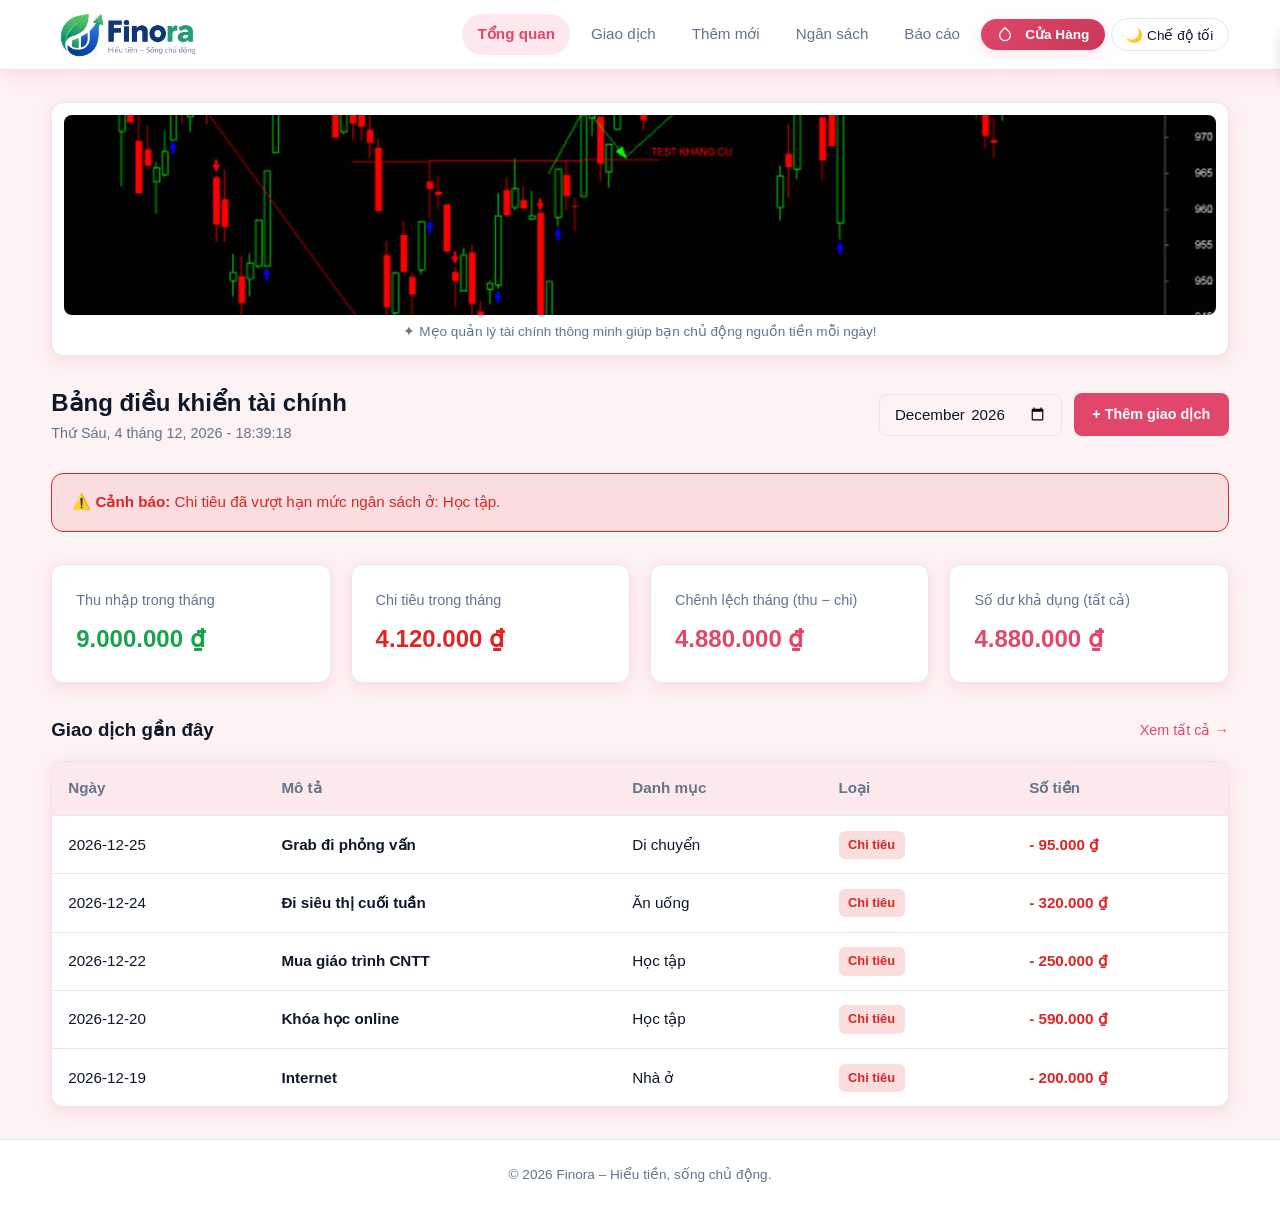
<file: index.html>
<!DOCTYPE html>
<html lang="vi">
<head>
  <meta charset="UTF-8">
  <meta name="viewport" content="width=device-width, initial-scale=1.0">
  <title>Finora - Tổng quan tài chính</title>
  <link rel="icon" type="image/png" href="images/favicon-finora.png">
  <link rel="apple-touch-icon" href="images/favicon-finora.png">
  <meta name="theme-color" content="#1e40af">
  <link rel="stylesheet" href="css/style.css">
  <link rel="stylesheet" href="css/responsive.css">
  <script src="js/main.js"></script>
</head>
<body>

  <!-- Thông báo nổi (toast) -->
  <div id="toastMessage" class="toast" role="status" aria-live="polite">
    <span aria-hidden="true">✔</span>
    <span id="toastText"></span>
  </div>

  <!-- Header & thanh điều hướng -->
  <header class="header">
    <div class="container header-content">
      <a href="index.html" class="logo" aria-label="Finora - Trang chủ">
        <img src="images/navbar-finora.png" alt="Finora - Hiểu tiền, sống chủ động">
      </a>
      <button class="nav-toggle" id="navToggle" type="button" aria-label="Mở menu" aria-expanded="false" aria-controls="mainNav">☰</button>
      <nav class="navbar" id="mainNav" aria-label="Menu chính">
        <ul>
          <li><a href="index.html" class="active" aria-current="page">Tổng quan</a></li>
          <li><a href="transactions.html">Giao dịch</a></li>
          <li><a href="add-transaction.html">Thêm mới</a></li>
          <li><a href="budget.html">Ngân sách</a></li>
          <li><a href="reports.html">Báo cáo</a></li>
          <li>
            <button id="themeStoreBtn" class="theme-store-btn" type="button">
              <svg class="icon-svg" viewBox="0 0 24 24"><path d="M12 2.69l5.66 5.66a8 8 0 1 1-11.31 0z"/></svg>Cửa Hàng
              <span class="sparkle-icon sparkle-1" aria-hidden="true">✦</span>
              <span class="sparkle-icon sparkle-2" aria-hidden="true">✧</span>
            </button>
          </li>
          <li>
            <button id="themeToggleBtn" class="theme-toggle-btn" type="button">
              <svg class="icon-svg" viewBox="0 0 24 24"><path d="M21 12.79A9 9 0 1 1 11.21 3 7 7 0 0 0 21 12.79z"/></svg>Chế độ tối
            </button>
          </li>
        </ul>
      </nav>
    </div>
  </header>

  <main class="main-content">
    <div class="container">
      <!-- Slider ảnh banner -->
      <section class="banner-slider" aria-label="Banner mẹo tài chính">
        <div class="slider-box">
          <img id="bannerImg1" class="active-slide" alt="Banner tài chính 1">
          <img id="bannerImg2" alt="Banner tài chính 2">
          <img id="bannerImg3" alt="Banner tài chính 3">
        </div>
        <p class="slider-caption">✦ Mẹo quản lý tài chính thông minh giúp bạn chủ động nguồn tiền mỗi ngày!</p>
      </section>

      <div class="top-bar">
        <div>
          <h2>Bảng điều khiển tài chính</h2>
          <p class="clock-display" id="realtimeClock">Đang cập nhật thời gian...</p>
        </div>
        <div class="top-actions">
          <label for="dashMonth" class="sr-only">Chọn tháng xem số liệu</label>
          <input type="month" id="dashMonth" class="form-control">
          <a href="add-transaction.html" class="btn-primary">+ Thêm giao dịch</a>
        </div>
      </div>

      <!-- Cảnh báo vượt ngân sách (JS bật/tắt) -->
      <div id="budgetAlertBanner" class="alert-banner" role="alert"></div>

      <!-- Thẻ thống kê -->
      <section class="stats-grid" aria-label="Thống kê tháng">
        <div class="card">
          <div class="stat-card-title">Thu nhập trong tháng</div>
          <div class="stat-card-value income" id="totalIncome">0 ₫</div>
        </div>
        <div class="card">
          <div class="stat-card-title">Chi tiêu trong tháng</div>
          <div class="stat-card-value expense" id="totalExpense">0 ₫</div>
        </div>
        <div class="card">
          <div class="stat-card-title">Chênh lệch tháng (thu − chi)</div>
          <div class="stat-card-value balance" id="monthNet">0 ₫</div>
        </div>
        <div class="card">
          <div class="stat-card-title">Số dư khả dụng (tất cả)</div>
          <div class="stat-card-value balance" id="currentBalance">0 ₫</div>
        </div>
      </section>

      <!-- Giao dịch gần đây -->
      <section>
        <div class="section-header">
          <h3>Giao dịch gần đây</h3>
          <a href="transactions.html" class="link-more">Xem tất cả →</a>
        </div>
        <div class="table-responsive">
          <table>
            <thead>
              <tr><th>Ngày</th><th>Mô tả</th><th>Danh mục</th><th>Loại</th><th>Số tiền</th></tr>
            </thead>
            <tbody id="recentTransactionsTable"></tbody>
          </table>
        </div>
      </section>
    </div>
  </main>

  <footer class="footer">
    <div class="container">
      <p>&copy; 2026 Finora &ndash; Hiểu tiền, sống chủ động.</p>
    </div>
  </footer>

  <!-- Modal Cửa hàng chủ đề -->
  <div class="theme-modal" id="themeModal" role="dialog" aria-modal="true" aria-labelledby="themeModalTitle">
    <div class="theme-modal-content">
      <h3 id="themeModalTitle">❖ Cửa Hàng Chủ Đề</h3>
      <p class="modal-note">Chọn phong cách giao diện yêu thích cho Finora nhé!</p>
      <div class="theme-grid">
        <button type="button" class="theme-option-card" data-theme-choice="pastel"><strong>✦ Hồng Pastel</strong><small>Hồng ngọt ngào</small></button>
        <button type="button" class="theme-option-card" data-theme-choice="green"><strong>✦ Xa lánh</strong><small>Tài lộc, thịnh vượng</small></button>
        <button type="button" class="theme-option-card" data-theme-choice="sunset"><strong>✦ màu cem</strong><small>Ấm áp, năng động</small></button>
        <button type="button" class="theme-option-card" data-theme-choice="skyblue"><strong>✦ Xanh Nước</strong><small>Thanh lịch, mát mắt</small></button>
      </div>
      <button type="button" id="closeThemeModal" class="btn-outline btn-block">Đóng lại</button>
    </div>
  </div>

</body>
</html>
</file>
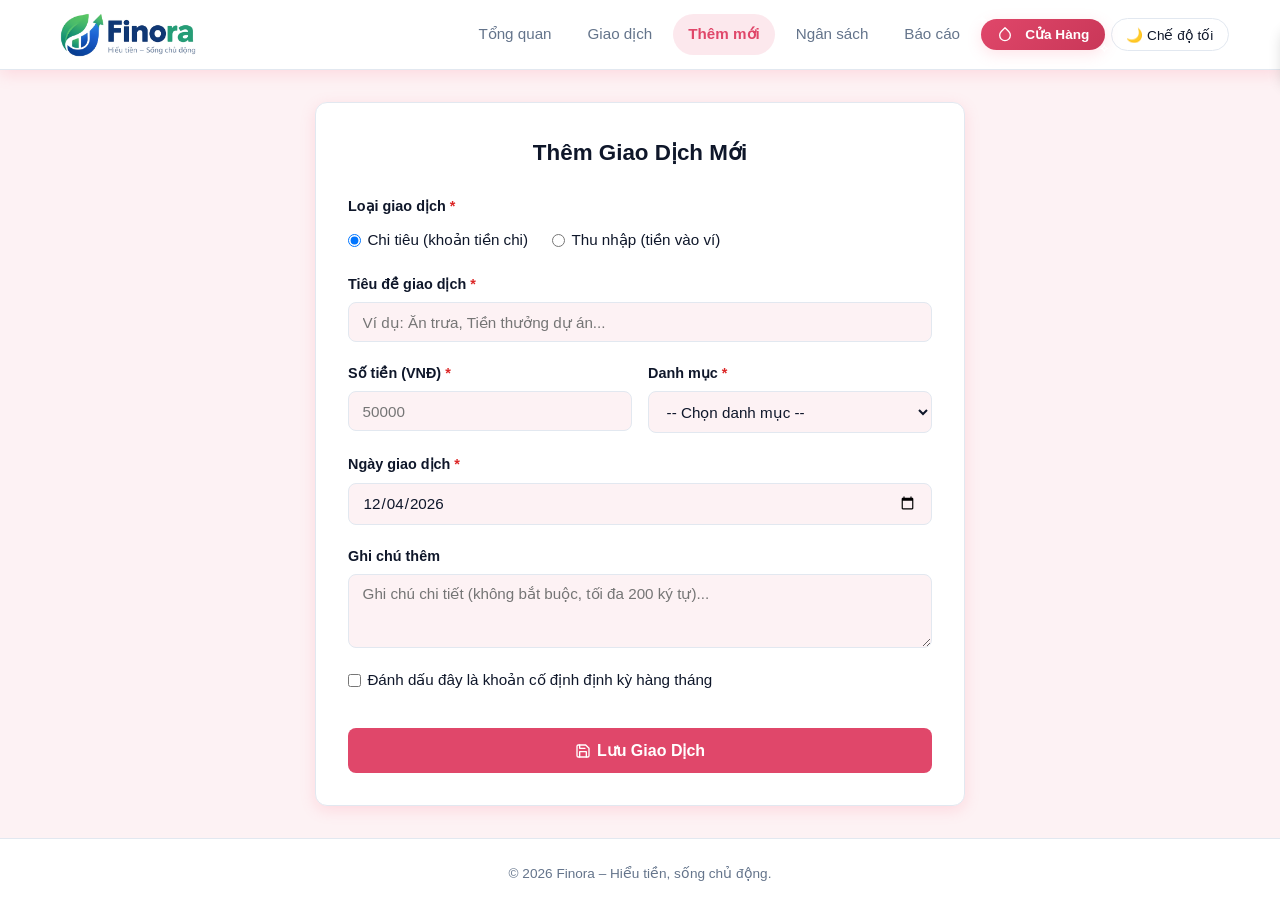
<file: add-transaction.html>
<!DOCTYPE html>
<html lang="vi">
<head>
  <meta charset="UTF-8">
  <meta name="viewport" content="width=device-width, initial-scale=1.0">
  <title>Finora - Thêm Giao Dịch</title>
  <link rel="icon" type="image/png" href="images/favicon-finora.png">
  <link rel="apple-touch-icon" href="images/favicon-finora.png">
  <meta name="theme-color" content="#1e40af">
  <link rel="stylesheet" href="css/style.css">
  <link rel="stylesheet" href="css/responsive.css">
  <script src="js/main.js"></script>
</head>
<body>

  <!-- Thông báo nổi (toast) -->
  <div id="toastMessage" class="toast" role="status" aria-live="polite">
    <span aria-hidden="true">✔</span>
    <span id="toastText"></span>
  </div>

  <!-- Header & thanh điều hướng -->
  <header class="header">
    <div class="container header-content">
      <a href="index.html" class="logo" aria-label="Finora - Trang chủ">
        <img src="images/navbar-finora.png" alt="Finora - Hiểu tiền, sống chủ động">
      </a>
      <button class="nav-toggle" id="navToggle" type="button" aria-label="Mở menu" aria-expanded="false" aria-controls="mainNav">☰</button>
      <nav class="navbar" id="mainNav" aria-label="Menu chính">
        <ul>
          <li><a href="index.html">Tổng quan</a></li>
          <li><a href="transactions.html">Giao dịch</a></li>
          <li><a href="add-transaction.html" class="active" aria-current="page">Thêm mới</a></li>
          <li><a href="budget.html">Ngân sách</a></li>
          <li><a href="reports.html">Báo cáo</a></li>
          <li>
            <button id="themeStoreBtn" class="theme-store-btn" type="button">
              <svg class="icon-svg" viewBox="0 0 24 24"><path d="M12 2.69l5.66 5.66a8 8 0 1 1-11.31 0z"/></svg>Cửa Hàng
              <span class="sparkle-icon sparkle-1" aria-hidden="true">✦</span>
              <span class="sparkle-icon sparkle-2" aria-hidden="true">✧</span>
            </button>
          </li>
          <li>
            <button id="themeToggleBtn" class="theme-toggle-btn" type="button">
              <svg class="icon-svg" viewBox="0 0 24 24"><path d="M21 12.79A9 9 0 1 1 11.21 3 7 7 0 0 0 21 12.79z"/></svg>Chế độ tối
            </button>
          </li>
        </ul>
      </nav>
    </div>
  </header>

  <main class="main-content">
    <div class="container">
      <div class="form-card">
        <h2 class="form-title">Thêm Giao Dịch Mới</h2>

        <!-- FORM 1: thêm / sửa giao dịch (7 loại input, validation bằng JS) -->
        <form id="transactionForm" novalidate>

          <!-- 1. Radio: loại giao dịch -->
          <fieldset class="form-group form-fieldset">
            <legend class="form-label">Loại giao dịch <span class="required">*</span></legend>
            <div class="radio-group">
              <label class="radio-item" for="typeExpense">
                <input type="radio" id="typeExpense" name="transactionType" value="expense" checked>
                Chi tiêu (khoản tiền chi)
              </label>
              <label class="radio-item" for="typeIncome">
                <input type="radio" id="typeIncome" name="transactionType" value="income">
                Thu nhập (tiền vào ví)
              </label>
            </div>
          </fieldset>

          <!-- 2. Text: tiêu đề -->
          <div class="form-group">
            <label class="form-label" for="transTitle">Tiêu đề giao dịch <span class="required">*</span></label>
            <input type="text" id="transTitle" class="form-control" maxlength="80" placeholder="Ví dụ: Ăn trưa, Tiền thưởng dự án...">
            <span class="error-message" id="transTitleError"></span>
          </div>

          <div class="form-row">
            <!-- 3. Number: số tiền -->
            <div class="form-group">
              <label class="form-label" for="transAmount">Số tiền (VNĐ) <span class="required">*</span></label>
              <input type="number" id="transAmount" class="form-control" placeholder="50000" min="1000">
              <span class="error-message" id="transAmountError"></span>
            </div>

            <!-- 4. Select: danh mục -->
            <div class="form-group">
              <label class="form-label" for="transCategory">Danh mục <span class="required">*</span></label>
              <select id="transCategory" class="form-control">
                <option value="">-- Chọn danh mục --</option>
                <option value="Ăn uống">Ăn uống</option>
                <option value="Học tập">Học tập</option>
                <option value="Nhà ở">Nhà ở</option>
                <option value="Di chuyển">Di chuyển</option>
                <option value="Mua sắm">Mua sắm</option>
                <option value="Lương">Lương</option>
                <option value="Khác">Khác</option>
              </select>
              <span class="error-message" id="transCategoryError"></span>
            </div>
          </div>

          <!-- 5. Date: ngày giao dịch -->
          <div class="form-group">
            <label class="form-label" for="transDate">Ngày giao dịch <span class="required">*</span></label>
            <input type="date" id="transDate" class="form-control">
            <span class="error-message" id="transDateError"></span>
          </div>

          <!-- 6. Textarea: ghi chú -->
          <div class="form-group">
            <label class="form-label" for="transNote">Ghi chú thêm</label>
            <textarea id="transNote" class="form-control" rows="3" maxlength="220" placeholder="Ghi chú chi tiết (không bắt buộc, tối đa 200 ký tự)..."></textarea>
            <span class="error-message" id="transNoteError"></span>
          </div>

          <!-- 7. Checkbox: khoản cố định -->
          <div class="form-group">
            <label class="checkbox-item" for="isRecurring">
              <input type="checkbox" id="isRecurring" value="true">
              Đánh dấu đây là khoản cố định định kỳ hàng tháng
            </label>
          </div>

          <button type="submit" class="btn-submit">
            <svg class="icon-svg" viewBox="0 0 24 24"><path d="M19 21H5a2 2 0 0 1-2-2V5a2 2 0 0 1 2-2h11l5 5v11a2 2 0 0 1-2 2z"/><polyline points="17 21 17 13 7 13 7 21"/><polyline points="7 3 7 8 15 8"/></svg>Lưu Giao Dịch
          </button>
        </form>
      </div>
    </div>
  </main>

  <footer class="footer">
    <div class="container">
      <p>&copy; 2026 Finora &ndash; Hiểu tiền, sống chủ động.</p>
    </div>
  </footer>

  <!-- Modal Cửa hàng chủ đề -->
  <div class="theme-modal" id="themeModal" role="dialog" aria-modal="true" aria-labelledby="themeModalTitle">
    <div class="theme-modal-content">
      <h3 id="themeModalTitle">❖ Cửa Hàng Chủ Đề</h3>
      <p class="modal-note">Chọn phong cách giao diện yêu thích cho Finora nhé!</p>
      <div class="theme-grid">
        <button type="button" class="theme-option-card" data-theme-choice="pastel"><strong>✦ Hồng Pastel</strong><small>Hồng ngọt ngào</small></button>
        <button type="button" class="theme-option-card" data-theme-choice="green"><strong>✦ Xa lánh</strong><small>Tài lộc, thịnh vượng</small></button>
        <button type="button" class="theme-option-card" data-theme-choice="sunset"><strong>✦ màu cem</strong><small>Ấm áp, năng động</small></button>
        <button type="button" class="theme-option-card" data-theme-choice="skyblue"><strong>✦ Xanh Nước</strong><small>Thanh lịch, mát mắt</small></button>
      </div>
      <button type="button" id="closeThemeModal" class="btn-outline btn-block">Đóng lại</button>
    </div>
  </div>

  <script src="js/validation.js"></script>
</body>
</html>
</file>
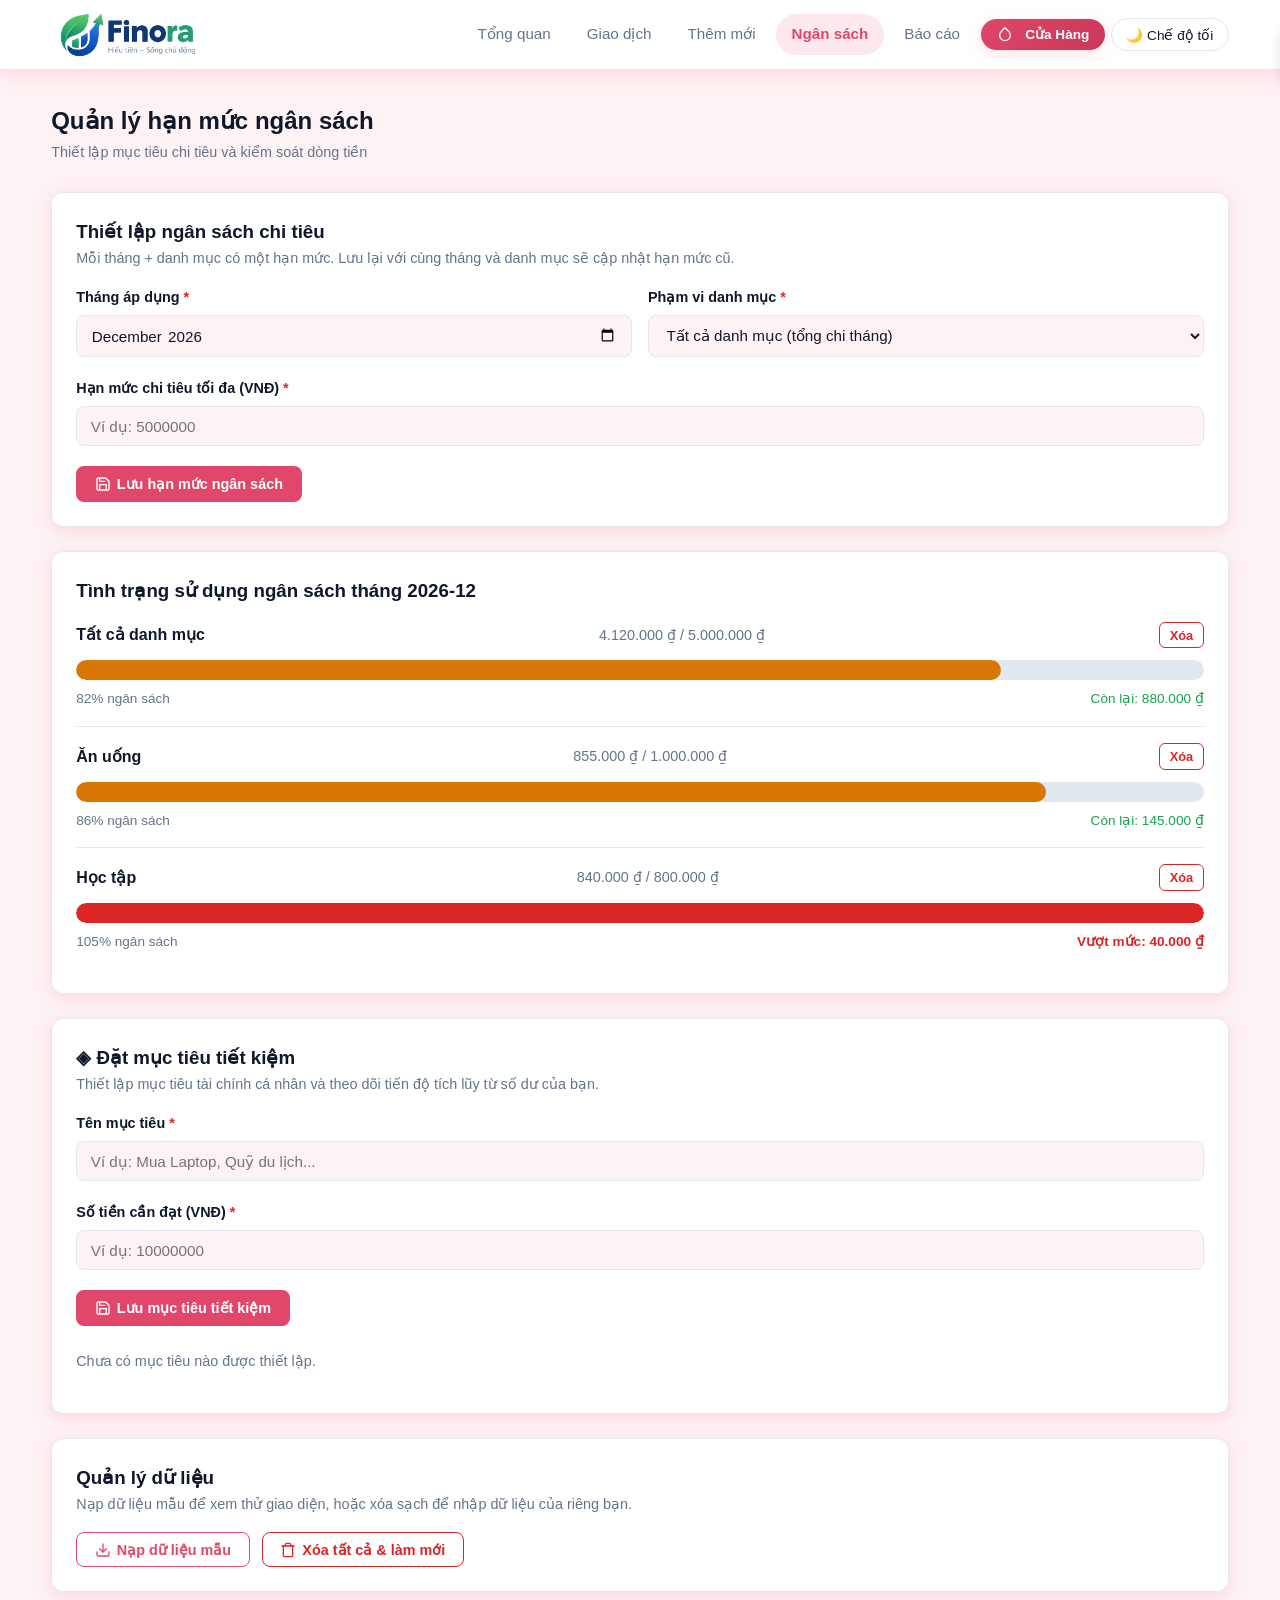
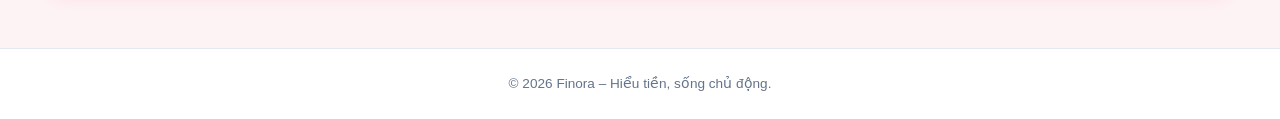
<file: budget.html>
<!DOCTYPE html>
<html lang="vi">
<head>
  <meta charset="UTF-8">
  <meta name="viewport" content="width=device-width, initial-scale=1.0">
  <title>Finora - Cài Đặt Ngân Sách</title>
  <link rel="icon" type="image/png" href="images/favicon-finora.png">
  <link rel="apple-touch-icon" href="images/favicon-finora.png">
  <meta name="theme-color" content="#1e40af">
  <link rel="stylesheet" href="css/style.css">
  <link rel="stylesheet" href="css/responsive.css">
  <script src="js/main.js"></script>
</head>
<body>

  <!-- Thông báo nổi (toast) -->
  <div id="toastMessage" class="toast" role="status" aria-live="polite">
    <span aria-hidden="true">✔</span>
    <span id="toastText"></span>
  </div>

  <!-- Header & thanh điều hướng -->
  <header class="header">
    <div class="container header-content">
      <a href="index.html" class="logo" aria-label="Finora - Trang chủ">
        <img src="images/navbar-finora.png" alt="Finora - Hiểu tiền, sống chủ động">
      </a>
      <button class="nav-toggle" id="navToggle" type="button" aria-label="Mở menu" aria-expanded="false" aria-controls="mainNav">☰</button>
      <nav class="navbar" id="mainNav" aria-label="Menu chính">
        <ul>
          <li><a href="index.html">Tổng quan</a></li>
          <li><a href="transactions.html">Giao dịch</a></li>
          <li><a href="add-transaction.html">Thêm mới</a></li>
          <li><a href="budget.html" class="active" aria-current="page">Ngân sách</a></li>
          <li><a href="reports.html">Báo cáo</a></li>
          <li>
            <button id="themeStoreBtn" class="theme-store-btn" type="button">
              <svg class="icon-svg" viewBox="0 0 24 24"><path d="M12 2.69l5.66 5.66a8 8 0 1 1-11.31 0z"/></svg>Cửa Hàng
              <span class="sparkle-icon sparkle-1" aria-hidden="true">✦</span>
              <span class="sparkle-icon sparkle-2" aria-hidden="true">✧</span>
            </button>
          </li>
          <li>
            <button id="themeToggleBtn" class="theme-toggle-btn" type="button">
              <svg class="icon-svg" viewBox="0 0 24 24"><path d="M21 12.79A9 9 0 1 1 11.21 3 7 7 0 0 0 21 12.79z"/></svg>Chế độ tối
            </button>
          </li>
        </ul>
      </nav>
    </div>
  </header>

  <main class="main-content">
    <div class="container">
      <div class="top-bar">
        <div>
          <h2>Quản lý hạn mức ngân sách</h2>
          <p class="clock-display">Thiết lập mục tiêu chi tiêu và kiểm soát dòng tiền</p>
        </div>
      </div>

      <!-- Form thiết lập hạn mức: tháng + danh mục + hạn mức (validation JS) -->
      <section class="budget-card">
        <h3>Thiết lập ngân sách chi tiêu</h3>
        <p class="form-hint">
          Mỗi tháng + danh mục có một hạn mức. Lưu lại với cùng tháng và danh mục sẽ cập nhật hạn mức cũ.
        </p>
        <form id="budgetForm" novalidate>
          <div class="form-row">
            <div class="form-group">
              <label class="form-label" for="budgetMonth">Tháng áp dụng <span class="required">*</span></label>
              <input type="month" id="budgetMonth" class="form-control">
              <span class="error-message" id="budgetMonthError"></span>
            </div>
            <div class="form-group">
              <label class="form-label" for="budgetCategory">Phạm vi danh mục <span class="required">*</span></label>
              <select id="budgetCategory" class="form-control">
                <option value="Tất cả danh mục">Tất cả danh mục (tổng chi tháng)</option>
                <option value="Ăn uống">Ăn uống</option>
                <option value="Học tập">Học tập</option>
                <option value="Nhà ở">Nhà ở</option>
                <option value="Di chuyển">Di chuyển</option>
                <option value="Mua sắm">Mua sắm</option>
                <option value="Khác">Khác</option>
              </select>
              <span class="error-message" id="budgetCategoryError"></span>
            </div>
          </div>

          <div class="form-group">
            <label class="form-label" for="budgetInput">Hạn mức chi tiêu tối đa (VNĐ) <span class="required">*</span></label>
            <input type="number" id="budgetInput" class="form-control" placeholder="Ví dụ: 5000000" min="100000">
            <span class="error-message" id="budgetInputError"></span>
          </div>

          <button type="submit" class="btn-primary">
            <svg class="icon-svg" viewBox="0 0 24 24"><path d="M19 21H5a2 2 0 0 1-2-2V5a2 2 0 0 1 2-2h11l5 5v11a2 2 0 0 1-2 2z"/><polyline points="17 21 17 13 7 13 7 21"/><polyline points="7 3 7 8 15 8"/></svg>Lưu hạn mức ngân sách
          </button>
        </form>
      </section>

      <!-- Tình trạng sử dụng ngân sách -->
      <section class="budget-card">
        <h3>Tình trạng sử dụng ngân sách tháng <span id="budgetListMonth"></span></h3>
        <div id="budgetList"></div>
      </section>

      <!-- Mục tiêu tiết kiệm (Tính năng mới) -->
      <section class="budget-card">
        <h3>◈ Đặt mục tiêu tiết kiệm</h3>
        <p class="form-hint">Thiết lập mục tiêu tài chính cá nhân và theo dõi tiến độ tích lũy từ số dư của bạn.</p>
        <form id="goalForm" novalidate>
          <div class="form-group">
            <label class="form-label" for="goalTitle">Tên mục tiêu <span class="required">*</span></label>
            <input type="text" id="goalTitle" class="form-control" placeholder="Ví dụ: Mua Laptop, Quỹ du lịch...">
            <span class="error-message" id="goalTitleError"></span>
          </div>
          <div class="form-group">
            <label class="form-label" for="goalTarget">Số tiền cần đạt (VNĐ) <span class="required">*</span></label>
            <input type="number" id="goalTarget" class="form-control" placeholder="Ví dụ: 10000000" min="500000">
            <span class="error-message" id="goalTargetError"></span>
          </div>
          <button type="submit" class="btn-primary">
            <svg class="icon-svg" viewBox="0 0 24 24"><path d="M19 21H5a2 2 0 0 1-2-2V5a2 2 0 0 1 2-2h11l5 5v11a2 2 0 0 1-2 2z"/><polyline points="17 21 17 13 7 13 7 21"/><polyline points="7 3 7 8 15 8"/></svg>Lưu mục tiêu tiết kiệm
          </button>
        </form>
        <div id="goalList"></div>
      </section>

      <!-- Quản lý dữ liệu -->
      <section class="budget-card">
        <h3>Quản lý dữ liệu</h3>
        <p class="form-hint">Nạp dữ liệu mẫu để xem thử giao diện, hoặc xóa sạch để nhập dữ liệu của riêng bạn.</p>
        <div class="data-actions">
          <button type="button" id="btnLoadSample" class="btn-outline">
            <svg class="icon-svg" viewBox="0 0 24 24"><path d="M21 15v4a2 2 0 0 1-2 2H5a2 2 0 0 1-2-2v-4"/><polyline points="7 10 12 15 17 10"/><line x1="12" y1="15" x2="12" y2="3"/></svg>Nạp dữ liệu mẫu
          </button>
          <button type="button" id="btnClearData" class="btn-danger">
            <svg class="icon-svg" viewBox="0 0 24 24"><polyline points="3 6 5 6 21 6"/><path d="M19 6v14a2 2 0 0 1-2 2H7a2 2 0 0 1-2-2V6m3 0V4a2 2 0 0 1 2-2h4a2 2 0 0 1 2 2v2"/></svg>Xóa tất cả &amp; làm mới
          </button>
        </div>
      </section>
    </div>
  </main>

  <footer class="footer">
    <div class="container">
      <p>&copy; 2026 Finora &ndash; Hiểu tiền, sống chủ động.</p>
    </div>
  </footer>

  <!-- Modal Cửa hàng chủ đề -->
  <div class="theme-modal" id="themeModal" role="dialog" aria-modal="true" aria-labelledby="themeModalTitle">
    <div class="theme-modal-content">
      <h3 id="themeModalTitle">❖ Cửa Hàng Chủ Đề</h3>
      <p class="modal-note">Chọn phong cách giao diện yêu thích cho Finora nhé!</p>
      <div class="theme-grid">
        <button type="button" class="theme-option-card" data-theme-choice="pastel"><strong>✦ Hồng Pastel</strong><small>Hồng ngọt ngào</small></button>
        <button type="button" class="theme-option-card" data-theme-choice="green"><strong>✦ Xa lánh</strong><small>Tài lộc, thịnh vượng</small></button>
        <button type="button" class="theme-option-card" data-theme-choice="sunset"><strong>✦ màu cem</strong><small>Ấm áp, năng động</small></button>
        <button type="button" class="theme-option-card" data-theme-choice="skyblue"><strong>✦ Xanh Nước</strong><small>Thanh lịch, mát mắt</small></button>
      </div>
      <button type="button" id="closeThemeModal" class="btn-outline btn-block">Đóng lại</button>
    </div>
  </div>

  <script src="js/validation.js"></script>
</body>
</html>
</file>
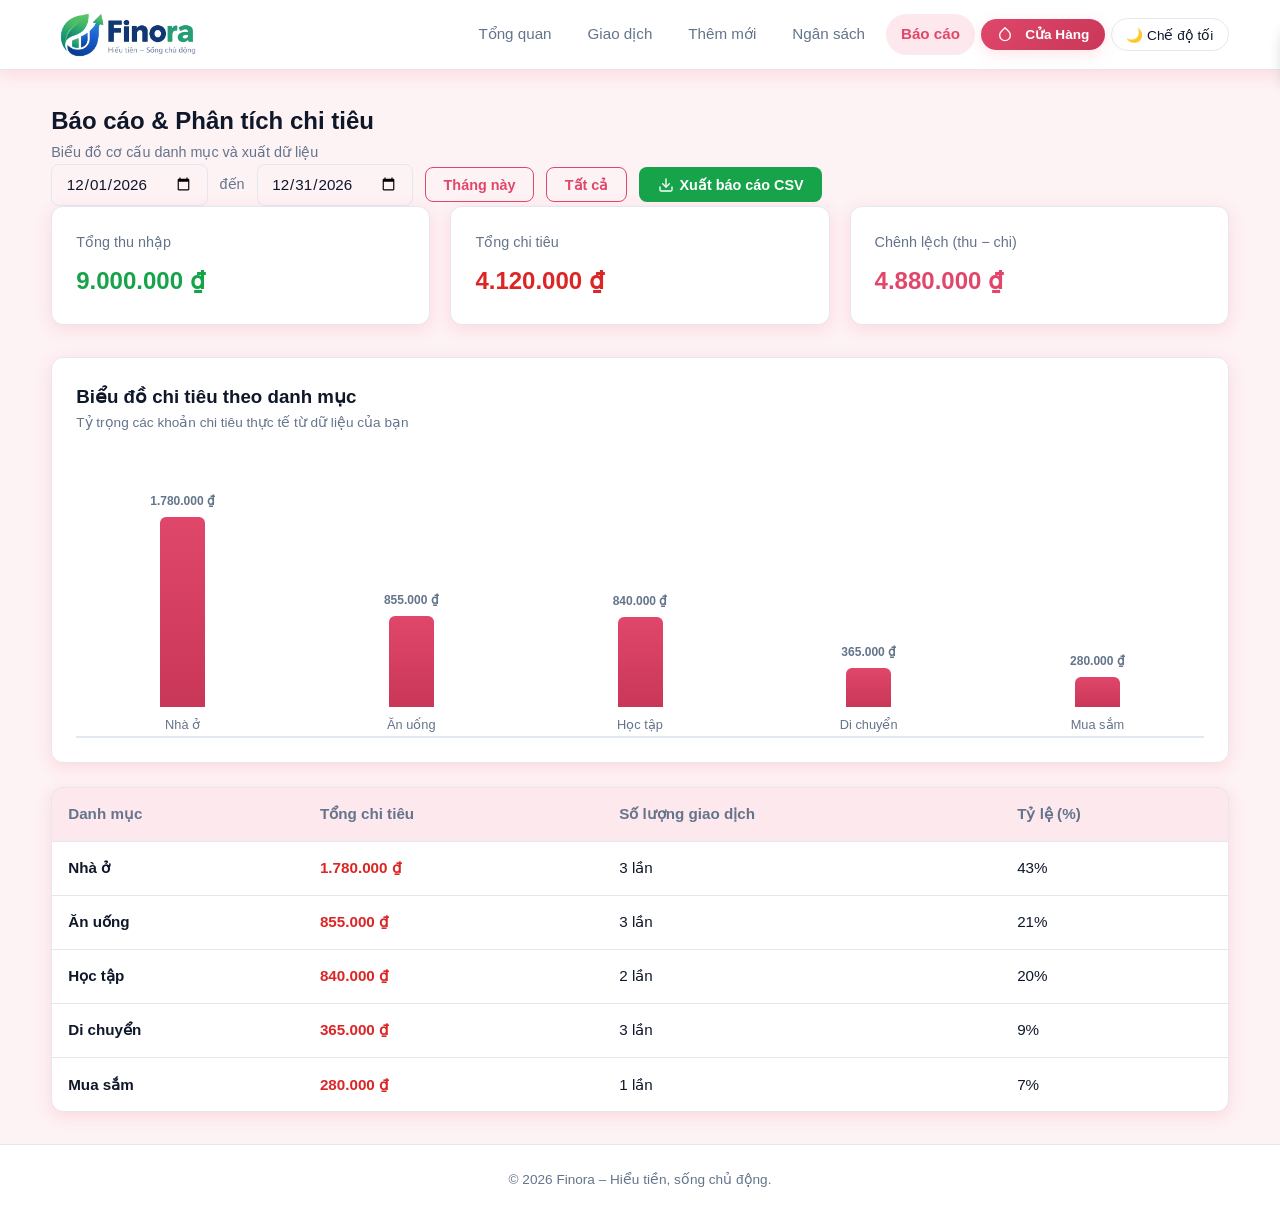
<file: reports.html>
<!DOCTYPE html>
<html lang="vi">
<head>
  <meta charset="UTF-8">
  <meta name="viewport" content="width=device-width, initial-scale=1.0">
  <title>Finora - Báo Cáo & Thống Kê</title>
  <link rel="icon" type="image/png" href="images/favicon-finora.png">
  <link rel="apple-touch-icon" href="images/favicon-finora.png">
  <meta name="theme-color" content="#1e40af">
  <link rel="stylesheet" href="css/style.css">
  <link rel="stylesheet" href="css/responsive.css">
  <script src="js/main.js"></script>
</head>
<body>

  <!-- Thông báo nổi (toast) -->
  <div id="toastMessage" class="toast" role="status" aria-live="polite">
    <span aria-hidden="true">✔</span>
    <span id="toastText"></span>
  </div>

  <!-- Header & thanh điều hướng -->
  <header class="header">
    <div class="container header-content">
      <a href="index.html" class="logo" aria-label="Finora - Trang chủ">
        <img src="images/navbar-finora.png" alt="Finora - Hiểu tiền, sống chủ động">
      </a>
      <button class="nav-toggle" id="navToggle" type="button" aria-label="Mở menu" aria-expanded="false" aria-controls="mainNav">☰</button>
      <nav class="navbar" id="mainNav" aria-label="Menu chính">
        <ul>
          <li><a href="index.html">Tổng quan</a></li>
          <li><a href="transactions.html">Giao dịch</a></li>
          <li><a href="add-transaction.html">Thêm mới</a></li>
          <li><a href="budget.html">Ngân sách</a></li>
          <li><a href="reports.html" class="active" aria-current="page">Báo cáo</a></li>
          <li>
            <button id="themeStoreBtn" class="theme-store-btn" type="button">
              <svg class="icon-svg" viewBox="0 0 24 24"><path d="M12 2.69l5.66 5.66a8 8 0 1 1-11.31 0z"/></svg>Cửa Hàng
              <span class="sparkle-icon sparkle-1" aria-hidden="true">✦</span>
              <span class="sparkle-icon sparkle-2" aria-hidden="true">✧</span>
            </button>
          </li>
          <li>
            <button id="themeToggleBtn" class="theme-toggle-btn" type="button">
              <svg class="icon-svg" viewBox="0 0 24 24"><path d="M21 12.79A9 9 0 1 1 11.21 3 7 7 0 0 0 21 12.79z"/></svg>Chế độ tối
            </button>
          </li>
        </ul>
      </nav>
    </div>
  </header>

  <main class="main-content">
    <div class="container">
      <div class="page-header">
        <div>
          <h2>Báo cáo &amp; Phân tích chi tiêu</h2>
          <p class="clock-display">Biểu đồ cơ cấu danh mục và xuất dữ liệu</p>
        </div>
        <div class="top-actions">
          <label for="reportStartDate" class="sr-only">Từ ngày</label>
          <input type="date" id="reportStartDate" class="form-control" title="Từ ngày">
          <span class="date-sep" style="color: var(--text-muted); font-size: 0.9rem;">đến</span>
          <label for="reportEndDate" class="sr-only">Đến ngày</label>
          <input type="date" id="reportEndDate" class="form-control" title="Đến ngày">
          <button type="button" id="btnReportMonth" class="btn-outline">Tháng này</button>
          <button type="button" id="btnReportAll" class="btn-outline">Tất cả</button>
          <button type="button" id="btnExportCSV" class="btn-success">
            <svg class="icon-svg" viewBox="0 0 24 24"><path d="M21 15v4a2 2 0 0 1-2 2H5a2 2 0 0 1-2-2v-4"/><polyline points="7 10 12 15 17 10"/><line x1="12" y1="15" x2="12" y2="3"/></svg>Xuất báo cáo CSV
          </button>
        </div>
      </div>

      <section class="stats-grid stats-grid-3" aria-label="Tổng hợp thu chi">
        <div class="card">
          <div class="stat-card-title">Tổng thu nhập</div>
          <div class="stat-card-value income" id="reportIncome">0 ₫</div>
        </div>
        <div class="card">
          <div class="stat-card-title">Tổng chi tiêu</div>
          <div class="stat-card-value expense" id="reportExpense">0 ₫</div>
        </div>
        <div class="card">
          <div class="stat-card-title">Chênh lệch (thu − chi)</div>
          <div class="stat-card-value balance" id="reportNet">0 ₫</div>
        </div>
      </section>

      <!-- Biểu đồ cột vẽ bằng CSS -->
      <section class="card card-spaced">
        <h3>Biểu đồ chi tiêu theo danh mục</h3>
        <p class="card-subtitle">Tỷ trọng các khoản chi tiêu thực tế từ dữ liệu của bạn</p>
        <div id="chartContainer" class="chart-container"></div>
      </section>

      <!-- Bảng thống kê chi tiết -->
      <section class="table-responsive">
        <table>
          <thead>
            <tr><th>Danh mục</th><th>Tổng chi tiêu</th><th>Số lượng giao dịch</th><th>Tỷ lệ (%)</th></tr>
          </thead>
          <tbody id="categoryStatsTable"></tbody>
        </table>
      </section>
    </div>
  </main>

  <footer class="footer">
    <div class="container">
      <p>&copy; 2026 Finora &ndash; Hiểu tiền, sống chủ động.</p>
    </div>
  </footer>

  <!-- Modal Cửa hàng chủ đề -->
  <div class="theme-modal" id="themeModal" role="dialog" aria-modal="true" aria-labelledby="themeModalTitle">
    <div class="theme-modal-content">
      <h3 id="themeModalTitle">❖ Cửa Hàng Chủ Đề</h3>
      <p class="modal-note">Chọn phong cách giao diện yêu thích cho Finora nhé!</p>
      <div class="theme-grid">
        <button type="button" class="theme-option-card" data-theme-choice="pastel"><strong>✦ Hồng Pastel</strong><small>Hồng ngọt ngào</small></button>
        <button type="button" class="theme-option-card" data-theme-choice="green"><strong>✦ Xa lánh</strong><small>Tài lộc, thịnh vượng</small></button>
        <button type="button" class="theme-option-card" data-theme-choice="sunset"><strong>✦ màu cem</strong><small>Ấm áp, năng động</small></button>
        <button type="button" class="theme-option-card" data-theme-choice="skyblue"><strong>✦ Xanh Nước</strong><small>Thanh lịch, mát mắt</small></button>
      </div>
      <button type="button" id="closeThemeModal" class="btn-outline btn-block">Đóng lại</button>
    </div>
  </div>

</body>
</html>
</file>
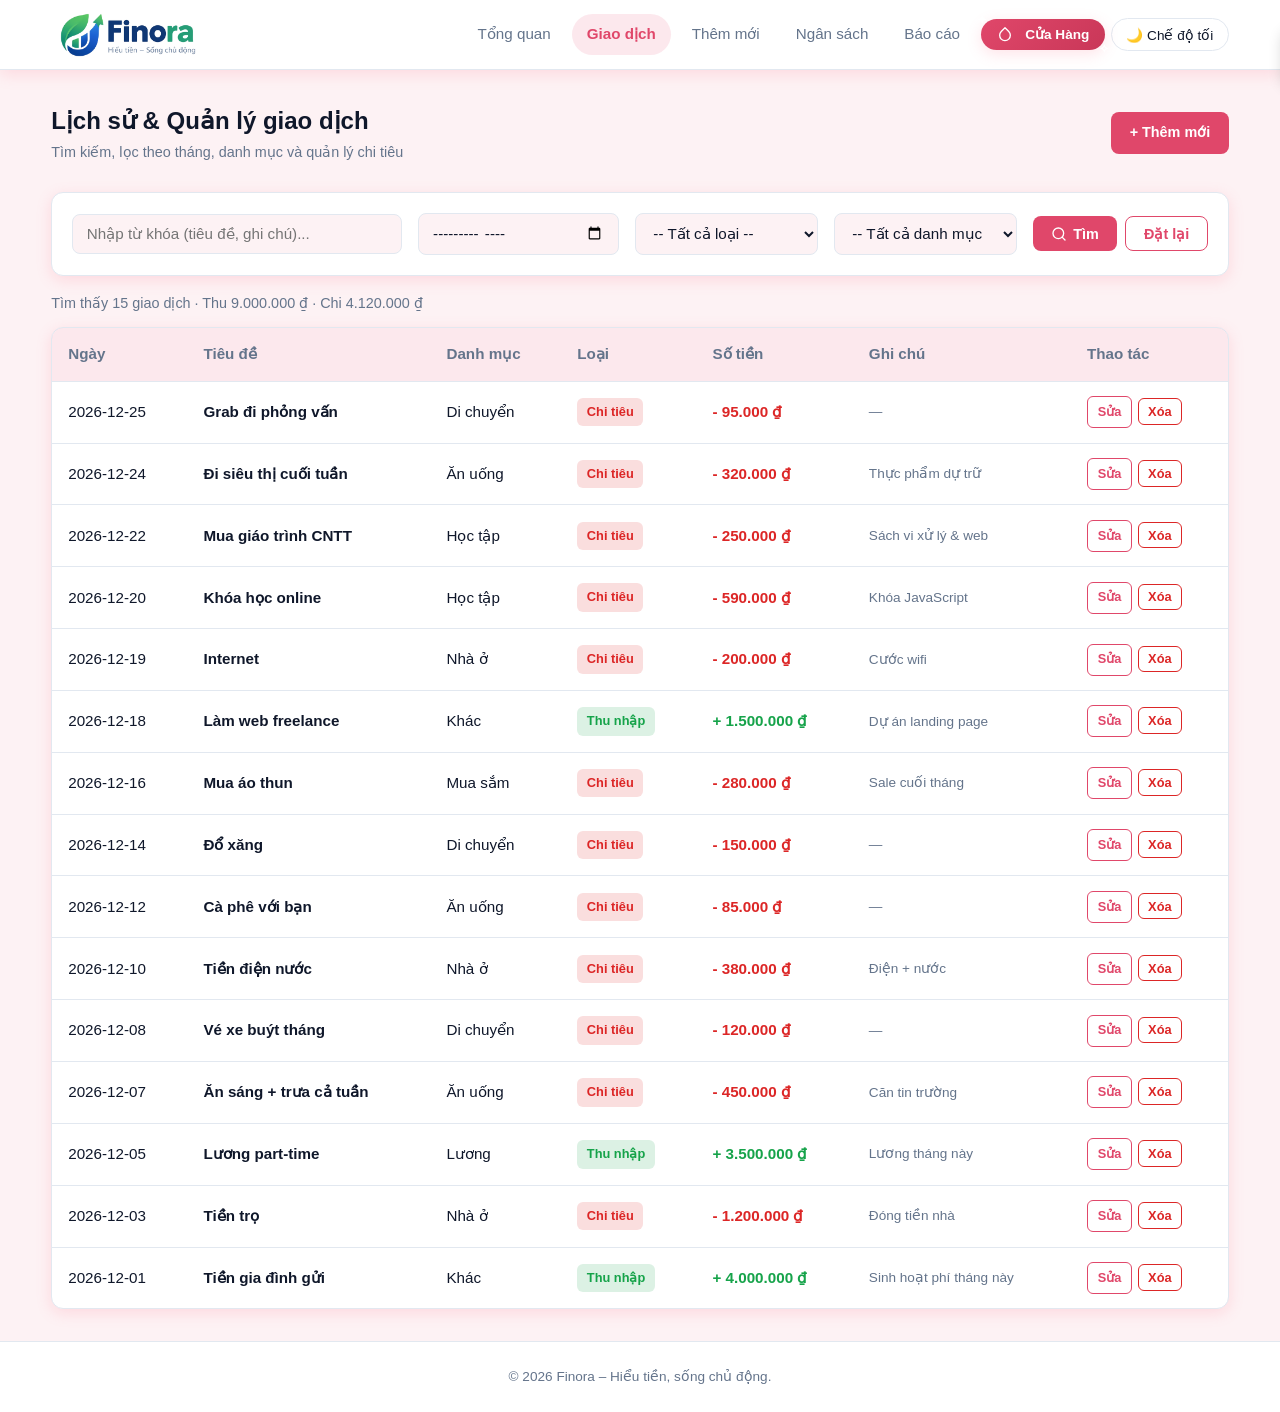
<file: transactions.html>
<!DOCTYPE html>
<html lang="vi">
<head>
  <meta charset="UTF-8">
  <meta name="viewport" content="width=device-width, initial-scale=1.0">
  <title>Finora - Danh Sách Giao Dịch</title>
  <link rel="icon" type="image/png" href="images/favicon-finora.png">
  <link rel="apple-touch-icon" href="images/favicon-finora.png">
  <meta name="theme-color" content="#1e40af">
  <link rel="stylesheet" href="css/style.css">
  <link rel="stylesheet" href="css/responsive.css">
  <script src="js/main.js"></script>
</head>
<body>

  <!-- Thông báo nổi (toast) -->
  <div id="toastMessage" class="toast" role="status" aria-live="polite">
    <span aria-hidden="true">✔</span>
    <span id="toastText"></span>
  </div>

  <!-- Header & thanh điều hướng -->
  <header class="header">
    <div class="container header-content">
      <a href="index.html" class="logo" aria-label="Finora - Trang chủ">
        <img src="images/navbar-finora.png" alt="Finora - Hiểu tiền, sống chủ động">
      </a>
      <button class="nav-toggle" id="navToggle" type="button" aria-label="Mở menu" aria-expanded="false" aria-controls="mainNav">☰</button>
      <nav class="navbar" id="mainNav" aria-label="Menu chính">
        <ul>
          <li><a href="index.html">Tổng quan</a></li>
          <li><a href="transactions.html" class="active" aria-current="page">Giao dịch</a></li>
          <li><a href="add-transaction.html">Thêm mới</a></li>
          <li><a href="budget.html">Ngân sách</a></li>
          <li><a href="reports.html">Báo cáo</a></li>
          <li>
            <button id="themeStoreBtn" class="theme-store-btn" type="button">
              <svg class="icon-svg" viewBox="0 0 24 24"><path d="M12 2.69l5.66 5.66a8 8 0 1 1-11.31 0z"/></svg>Cửa Hàng
              <span class="sparkle-icon sparkle-1" aria-hidden="true">✦</span>
              <span class="sparkle-icon sparkle-2" aria-hidden="true">✧</span>
            </button>
          </li>
          <li>
            <button id="themeToggleBtn" class="theme-toggle-btn" type="button">
              <svg class="icon-svg" viewBox="0 0 24 24"><path d="M21 12.79A9 9 0 1 1 11.21 3 7 7 0 0 0 21 12.79z"/></svg>Chế độ tối
            </button>
          </li>
        </ul>
      </nav>
    </div>
  </header>

  <main class="main-content">
    <div class="container">
      <div class="top-bar">
        <div>
          <h2>Lịch sử &amp; Quản lý giao dịch</h2>
          <p class="clock-display">Tìm kiếm, lọc theo tháng, danh mục và quản lý chi tiêu</p>
        </div>
        <a href="add-transaction.html" class="btn-primary">+ Thêm mới</a>
      </div>

      <!-- FORM 2: Tìm kiếm & bộ lọc (kết quả hiển thị bằng JS, không reload trang) -->
      <section class="filter-card">
        <form id="filterForm" class="filter-grid" novalidate>
          <div>
            <label for="searchInput" class="sr-only">Từ khóa tìm kiếm</label>
            <input type="text" id="searchInput" class="form-control" placeholder="Nhập từ khóa (tiêu đề, ghi chú)...">
          </div>
          <div>
            <label for="filterMonth" class="sr-only">Lọc theo tháng</label>
            <input type="month" id="filterMonth" class="form-control">
          </div>
          <div>
            <label for="filterType" class="sr-only">Lọc theo loại</label>
            <select id="filterType" class="form-control">
              <option value="all">-- Tất cả loại --</option>
              <option value="income">Thu nhập</option>
              <option value="expense">Chi tiêu</option>
            </select>
          </div>
          <div>
            <label for="filterCategory" class="sr-only">Lọc theo danh mục</label>
            <select id="filterCategory" class="form-control">
              <option value="all">-- Tất cả danh mục --</option>
              <option value="Ăn uống">Ăn uống</option>
              <option value="Học tập">Học tập</option>
              <option value="Nhà ở">Nhà ở</option>
              <option value="Di chuyển">Di chuyển</option>
              <option value="Mua sắm">Mua sắm</option>
              <option value="Lương">Lương</option>
              <option value="Khác">Khác</option>
            </select>
          </div>
          <div class="filter-actions">
            <button type="submit" class="btn-primary">
              <svg class="icon-svg" viewBox="0 0 24 24"><circle cx="11" cy="11" r="8"/><line x1="21" y1="21" x2="16.65" y2="16.65"/></svg>Tìm
            </button>
            <button type="button" id="btnResetFilter" class="btn-outline">Đặt lại</button>
          </div>
        </form>
      </section>

      <p id="resultSummary" class="result-summary" aria-live="polite"></p>

      <section class="table-responsive">
        <table>
          <thead>
            <tr><th>Ngày</th><th>Tiêu đề</th><th>Danh mục</th><th>Loại</th><th>Số tiền</th><th>Ghi chú</th><th>Thao tác</th></tr>
          </thead>
          <tbody id="transactionListTable"></tbody>
        </table>
      </section>
    </div>
  </main>

  <footer class="footer">
    <div class="container">
      <p>&copy; 2026 Finora &ndash; Hiểu tiền, sống chủ động.</p>
    </div>
  </footer>

  <!-- Modal Cửa hàng chủ đề -->
  <div class="theme-modal" id="themeModal" role="dialog" aria-modal="true" aria-labelledby="themeModalTitle">
    <div class="theme-modal-content">
      <h3 id="themeModalTitle">❖ Cửa Hàng Chủ Đề</h3>
      <p class="modal-note">Chọn phong cách giao diện yêu thích cho Finora nhé!</p>
      <div class="theme-grid">
        <button type="button" class="theme-option-card" data-theme-choice="pastel"><strong>✦ Hồng Pastel</strong><small>Hồng ngọt ngào</small></button>
        <button type="button" class="theme-option-card" data-theme-choice="green"><strong>✦ Xa lánh</strong><small>Tài lộc, thịnh vượng</small></button>
        <button type="button" class="theme-option-card" data-theme-choice="sunset"><strong>✦ màu cem</strong><small>Ấm áp, năng động</small></button>
        <button type="button" class="theme-option-card" data-theme-choice="skyblue"><strong>✦ Xanh Nước</strong><small>Thanh lịch, mát mắt</small></button>
      </div>
      <button type="button" id="closeThemeModal" class="btn-outline btn-block">Đóng lại</button>
    </div>
  </div>

</body>
</html>
</file>
<file: css/style.css>
/* ==========================================================================
   FINORA - style.css
   Mục lục:
   1. Biến màu (CSS variables)      7. Form & validation
   2. Reset & nền tảng              8. Toast thông báo
   3. Header & điều hướng           9. Bộ lọc / tìm kiếm
   4. Dashboard & thẻ thống kê     10. Ngân sách & biểu đồ
   5. Bảng dữ liệu & cảnh báo      11. Cửa hàng chủ đề, slider, modal
   6. Footer                       12. Hiệu ứng (animation)
   (Các media query nằm ở responsive.css)
   ========================================================================== */

/* 1. BIẾN MÀU --------------------------------------------------------- */
:root {
  --primary: #1e40af;
  --primary-hover: #1e3a8a;
  --primary-soft: rgba(30, 64, 175, 0.09);
  --success: #16a34a;
  --danger: #dc2626;
  --warning: #d97706;

  --bg-body: #f8fafc;
  --bg-card: #ffffff;
  --text-main: #0f172a;
  --text-muted: #64748b;
  --border-color: #e2e8f0;
  --shadow: 0 4px 6px -1px rgba(0, 0, 0, 0.05), 0 2px 4px -2px rgba(0, 0, 0, 0.05);
  --radius: 12px;
  --transition: all 0.25s ease-in-out;
}

/* 2. RESET & NỀN TẢNG ------------------------------------------------- */
* {
  margin: 0;
  padding: 0;
  box-sizing: border-box;
  font-family: -apple-system, BlinkMacSystemFont, "Segoe UI", Roboto, Helvetica, Arial, sans-serif;
}

body {
  background-color: var(--bg-body);
  color: var(--text-main);
  line-height: 1.6;
  transition: var(--transition);
  min-height: 100vh;
  display: flex;
  flex-direction: column;
}

.container {
  width: 92%;
  max-width: 1200px;
  margin: 0 auto;
}

.main-content {
  flex: 1;
  padding: 2rem 0;
}

/* Chỉ hiện cho trình đọc màn hình (dùng cho label ẩn của ô lọc) */
.sr-only {
  position: absolute;
  width: 1px;
  height: 1px;
  padding: 0;
  margin: -1px;
  overflow: hidden;
  clip: rect(0, 0, 0, 0);
  white-space: nowrap;
  border: 0;
}

/* Nút dùng chung */
.btn-primary,
.btn-outline,
.btn-danger,
.btn-success {
  display: inline-block;
  padding: 0.55rem 1.1rem;
  border-radius: 8px;
  font-size: 0.9rem;
  font-weight: 600;
  text-decoration: none;
  cursor: pointer;
  transition: var(--transition);
  border: 1px solid transparent;
  white-space: nowrap;
}

.btn-primary { background-color: var(--primary); color: #fff; }
.btn-primary:hover { background-color: var(--primary-hover); }

.btn-success { background-color: var(--success); color: #fff; }
.btn-success:hover { filter: brightness(0.92); }

.btn-outline { background: transparent; color: var(--primary); border-color: var(--primary); }
.btn-outline:hover { background-color: var(--primary-soft); }

.btn-danger { background: transparent; color: var(--danger); border-color: var(--danger); }
.btn-danger:hover { background-color: rgba(220, 38, 38, 0.1); }

.btn-block { width: 100%; }

/* 3. HEADER & ĐIỀU HƯỚNG --------------------------------------------- */
.header {
  background-color: var(--bg-card);
  border-bottom: 1px solid var(--border-color);
  position: sticky;
  top: 0;
  z-index: 100;
  box-shadow: var(--shadow);
}

.header-content {
  display: flex;
  justify-content: space-between;
  align-items: center;
  padding: 0.6rem 0;
  gap: 1rem;
  position: relative;
}

.logo {
  display: flex;
  align-items: center;
  text-decoration: none;
  flex-shrink: 0;
  background: #fff; /* logo nền trắng, giữ nguyên ở cả chế độ tối */
  border-radius: 10px;
  padding: 2px 8px;
}

.logo img { height: 46px; width: auto; display: block; }

.navbar ul {
  display: flex;
  list-style: none;
  gap: 0.35rem;
  align-items: center;
}

.navbar a {
  display: block;
  text-decoration: none;
  color: var(--text-muted);
  font-weight: 500;
  font-size: 0.95rem;
  padding: 0.5rem 0.95rem;
  border-radius: 999px;
  transition: var(--transition);
}

.navbar a:hover,
.navbar a.active {
  color: var(--primary);
  background-color: var(--primary-soft);
}

.navbar a.active { font-weight: 700; }

.theme-toggle-btn {
  background: transparent;
  border: 1px solid var(--border-color);
  color: var(--text-main);
  padding: 0.45rem 0.9rem;
  border-radius: 999px;
  cursor: pointer;
  font-size: 0.85rem;
  transition: var(--transition);
}

.theme-toggle-btn:hover {
  background-color: var(--primary-soft);
  border-color: var(--primary);
}

.nav-toggle {
  display: none;
  background: transparent;
  border: 1px solid var(--border-color);
  color: var(--text-main);
  width: 42px;
  height: 42px;
  border-radius: 10px;
  font-size: 1.3rem;
  cursor: pointer;
}

/* 4. DASHBOARD & THẺ THỐNG KÊ ---------------------------------------- */
.top-bar {
  display: flex;
  justify-content: space-between;
  align-items: center;
  gap: 1rem;
  margin-bottom: 1.75rem;
}

.top-actions {
  display: flex;
  align-items: center;
  gap: 0.75rem;
  flex-wrap: wrap;
}

.clock-display { font-size: 0.9rem; color: var(--text-muted); }

.stats-grid {
  display: grid;
  grid-template-columns: repeat(4, 1fr);
  gap: 1.25rem;
  margin-bottom: 2rem;
}

.card,
.budget-card {
  background-color: var(--bg-card);
  border-radius: var(--radius);
  padding: 1.5rem;
  border: 1px solid var(--border-color);
  box-shadow: var(--shadow);
}

.card-spaced,
.budget-card { margin-bottom: 1.5rem; }

.card-subtitle { color: var(--text-muted); font-size: 0.85rem; }

.stat-card-title { font-size: 0.9rem; color: var(--text-muted); margin-bottom: 0.5rem; }
.stat-card-value { font-size: 1.5rem; font-weight: 700; word-break: break-word; }
.stat-card-value.income { color: var(--success); }
.stat-card-value.expense { color: var(--danger); }
.stat-card-value.balance { color: var(--primary); }

.section-header {
  display: flex;
  justify-content: space-between;
  align-items: center;
  margin-bottom: 1rem;
}

.link-more { color: var(--primary); text-decoration: none; font-size: 0.9rem; }
.link-more:hover { text-decoration: underline; }

/* 5. BẢNG DỮ LIỆU & CẢNH BÁO ----------------------------------------- */
.alert-banner {
  background-color: rgba(220, 38, 38, 0.1);
  border: 1px solid var(--danger);
  color: var(--danger);
  padding: 1rem 1.25rem;
  border-radius: var(--radius);
  margin-bottom: 2rem;
  font-size: 0.95rem;
  display: none; /* JS thêm class .show khi có ngân sách bị vượt */
}

.alert-banner.show { display: block; }

.table-responsive {
  width: 100%;
  overflow-x: auto;
  background-color: var(--bg-card);
  border-radius: var(--radius);
  border: 1px solid var(--border-color);
  box-shadow: var(--shadow);
}

table { width: 100%; border-collapse: collapse; text-align: left; }

th, td {
  padding: 0.9rem 1rem;
  border-bottom: 1px solid var(--border-color);
  font-size: 0.95rem;
}

th { background-color: var(--primary-soft); color: var(--text-muted); font-weight: 600; }
tbody tr:last-child td { border-bottom: none; }
tbody tr:hover { background-color: var(--primary-soft); }

.amount-income { font-weight: 600; color: var(--success); }
.amount-expense { font-weight: 600; color: var(--danger); }
.cell-note { color: var(--text-muted); font-size: 0.85rem; }
.cell-actions { white-space: nowrap; }
.empty-cell { text-align: center; color: var(--text-muted); padding: 2rem; }

.badge {
  display: inline-block;
  padding: 0.25rem 0.6rem;
  border-radius: 6px;
  font-size: 0.8rem;
  font-weight: 600;
}

.badge-income { background-color: rgba(22, 163, 74, 0.15); color: var(--success); }
.badge-expense { background-color: rgba(220, 38, 38, 0.15); color: var(--danger); }

.btn-edit,
.btn-delete {
  display: inline-block;
  background-color: transparent;
  padding: 0.3rem 0.6rem;
  border-radius: 6px;
  cursor: pointer;
  font-size: 0.8rem;
  font-weight: 600;
  text-decoration: none;
  transition: var(--transition);
}

.btn-edit { color: var(--primary); border: 1px solid var(--primary); margin-right: 0.35rem; }
.btn-edit:hover { background-color: var(--primary); color: #fff; }
.btn-delete { color: var(--danger); border: 1px solid var(--danger); }
.btn-delete:hover { background-color: var(--danger); color: #fff; }

/* 6. FOOTER ------------------------------------------------------------ */
.footer {
  background-color: var(--bg-card);
  border-top: 1px solid var(--border-color);
  padding: 1.5rem 0;
  text-align: center;
  color: var(--text-muted);
  font-size: 0.85rem;
}

/* 7. FORM & VALIDATION ------------------------------------------------- */
.form-card {
  max-width: 650px;
  margin: 0 auto;
  background-color: var(--bg-card);
  padding: 2rem;
  border-radius: var(--radius);
  border: 1px solid var(--border-color);
  box-shadow: var(--shadow);
}

.form-title { margin-bottom: 1.5rem; font-size: 1.4rem; text-align: center; }
.form-group { margin-bottom: 1.25rem; display: flex; flex-direction: column; }
.form-row { display: grid; grid-template-columns: 1fr 1fr; gap: 1rem; }

.form-label { font-size: 0.9rem; font-weight: 600; margin-bottom: 0.4rem; color: var(--text-main); }
.form-label .required { color: var(--danger); }

.form-control {
  width: 100%;
  padding: 0.65rem 0.85rem;
  border: 1px solid var(--border-color);
  border-radius: 8px;
  background-color: var(--bg-body);
  color: var(--text-main);
  font-size: 0.95rem;
  transition: var(--transition);
}

.form-control:focus {
  outline: none;
  border-color: var(--primary);
  box-shadow: 0 0 0 3px var(--primary-soft);
}

textarea.form-control { resize: vertical; }

/* Ô input đang có lỗi */
.form-control.input-error {
  border-color: var(--danger);
  background-color: rgba(220, 38, 38, 0.05);
}

/* Dòng chữ báo lỗi màu đỏ dưới ô input */
.error-message {
  color: var(--danger);
  font-size: 0.82rem;
  margin-top: 0.35rem;
  display: none;
}

.error-message.show { display: block; }

.radio-group { display: flex; gap: 1.5rem; align-items: center; flex-wrap: wrap; margin-top: 0.25rem; }

.radio-item,
.checkbox-item {
  display: flex;
  align-items: center;
  gap: 0.4rem;
  font-size: 0.95rem;
  cursor: pointer;
}

.btn-submit {
  width: 100%;
  padding: 0.8rem;
  background-color: var(--primary);
  color: #fff;
  border: none;
  border-radius: 8px;
  font-size: 1rem;
  font-weight: 600;
  cursor: pointer;
  transition: var(--transition);
  margin-top: 1rem;
}

.btn-submit:hover { background-color: var(--primary-hover); }

.form-hint { color: var(--text-muted); font-size: 0.9rem; margin-bottom: 1rem; }

/* 8. TOAST THÔNG BÁO --------------------------------------------------- */
.toast {
  position: fixed;
  top: 20px;
  right: 20px;
  background-color: var(--success);
  color: #fff;
  padding: 1rem 1.5rem;
  border-radius: 8px;
  box-shadow: 0 10px 15px -3px rgba(0, 0, 0, 0.2);
  z-index: 1100;
  display: flex;
  align-items: center;
  gap: 0.5rem;
  transform: translateX(130%);
  transition: transform 0.3s ease-in-out;
}

.toast.show { transform: translateX(0); }
.toast.error { background-color: var(--danger); }

/* 9. BỘ LỌC / TÌM KIẾM ------------------------------------------------- */
.filter-card {
  background-color: var(--bg-card);
  padding: 1.25rem;
  border-radius: var(--radius);
  border: 1px solid var(--border-color);
  box-shadow: var(--shadow);
  margin-bottom: 1rem;
}

.filter-grid {
  display: grid;
  grid-template-columns: 1.8fr 1.1fr 1fr 1fr auto;
  gap: 1rem;
  align-items: center;
}

.filter-actions { display: flex; gap: 0.5rem; }
.result-summary { color: var(--text-muted); font-size: 0.9rem; margin-bottom: 0.75rem; }

/* 10. NGÂN SÁCH & BIỂU ĐỒ --------------------------------------------- */
.budget-item { padding: 1rem 0; border-bottom: 1px solid var(--border-color); }
.budget-item:last-child { border-bottom: none; }

.budget-item-head {
  display: flex;
  justify-content: space-between;
  align-items: center;
  gap: 1rem;
  font-weight: 600;
}

.budget-item-numbers { color: var(--text-muted); font-weight: 500; font-size: 0.9rem; }

.budget-item-meta {
  display: flex;
  justify-content: space-between;
  gap: 1rem;
  font-size: 0.85rem;
  color: var(--text-muted);
}

.budget-item-meta .over { color: var(--danger); font-weight: 600; }
.budget-item-meta .ok { color: var(--success); }

.progress-container {
  width: 100%;
  height: 20px;
  background-color: var(--border-color);
  border-radius: 12px;
  overflow: hidden;
  margin: 0.75rem 0 0.5rem;
}

.progress-bar {
  height: 100%;
  width: 0;
  background-color: var(--success);
  transition: width 0.6s ease-in-out, background-color 0.3s ease;
  border-radius: 12px;
}

.progress-bar.warn { background-color: var(--warning); }
.progress-bar.over { background-color: var(--danger); }

.data-actions { display: flex; gap: 0.75rem; flex-wrap: wrap; margin-top: 1rem; }

/* Biểu đồ cột thuần CSS */
.chart-container {
  display: flex;
  justify-content: space-around;
  align-items: flex-end;
  height: 280px;
  padding-top: 2rem;
  border-bottom: 2px solid var(--border-color);
  margin-top: 1.5rem;
  gap: 1rem;
}

.chart-empty { margin: auto; color: var(--text-muted); }

.chart-bar-group {
  display: flex;
  flex-direction: column;
  align-items: center;
  flex: 1;
  min-width: 0;
  height: 100%;
  justify-content: flex-end;
}

.chart-bar-value { font-size: 0.75rem; font-weight: 600; color: var(--text-muted); margin-bottom: 0.35rem; text-align: center; }

.chart-bar {
  width: 45px;
  max-width: 100%;
  background: linear-gradient(180deg, var(--primary) 0%, var(--primary-hover) 100%);
  border-radius: 6px 6px 0 0;
  transition: height 0.8s ease;
  min-height: 4px;
}

.chart-bar-label { margin-top: 0.5rem; font-size: 0.8rem; color: var(--text-muted); text-align: center; font-weight: 500; }

/* 11. CỬA HÀNG CHỦ ĐỀ, SLIDER, MODAL ---------------------------------- */
/* Mỗi chủ đề có bản sáng và bản tối riêng: data-theme="<màu>" hoặc "<màu>-dark" */
:root[data-theme="pastel"] {
  --bg-body: #fdf2f4; --primary: #e0476a; --primary-hover: #c93758; --primary-soft: rgba(224, 71, 106, 0.12);
  --shadow: 0 4px 15px rgba(255, 117, 140, 0.2);
}
:root[data-theme="green"] {
  --bg-body: #f1f8f5; --primary: #2e7d32; --primary-hover: #1b5e20; --primary-soft: rgba(46, 125, 50, 0.12);
  --shadow: 0 4px 15px rgba(46, 125, 50, 0.2);
}
:root[data-theme="sunset"] {
  --bg-body: #fff9f0; --primary: #d9531e; --primary-hover: #b8420f; --primary-soft: rgba(217, 83, 30, 0.12);
  --shadow: 0 4px 15px rgba(255, 111, 60, 0.2);
}
:root[data-theme="skyblue"] {
  --bg-body: #f0f7ff; --primary: #2563eb; --primary-hover: #1d4ed8; --primary-soft: rgba(37, 99, 235, 0.12);
  --shadow: 0 4px 15px rgba(59, 130, 246, 0.2);
}

:root[data-theme="pastel-dark"] {
  --bg-body: #1f1318; --bg-card: #2d1c22;
  --primary: #ff859b; --primary-hover: #ff6582; --primary-soft: rgba(255, 133, 155, 0.15);
  --text-main: #fce4ec; --text-muted: #d09daa; --border-color: #4a2e36;
  --shadow: 0 4px 15px rgba(0, 0, 0, 0.45);
}
:root[data-theme="green-dark"] {
  --bg-body: #0f1c14; --bg-card: #182b20;
  --primary: #66bb6a; --primary-hover: #4caf50; --primary-soft: rgba(102, 187, 106, 0.15);
  --text-main: #e8f5e9; --text-muted: #94b39e; --border-color: #2b4d38;
  --shadow: 0 4px 15px rgba(0, 0, 0, 0.45);
}
:root[data-theme="sunset-dark"] {
  --bg-body: #211610; --bg-card: #332219;
  --primary: #ff9a3c; --primary-hover: #ff7f11; --primary-soft: rgba(255, 154, 60, 0.15);
  --text-main: #fff9f0; --text-muted: #c9ab96; --border-color: #4f3728;
  --shadow: 0 4px 15px rgba(0, 0, 0, 0.45);
}
:root[data-theme="skyblue-dark"] {
  --bg-body: #0b1528; --bg-card: #16243d;
  --primary: #60a5fa; --primary-hover: #3b82f6; --primary-soft: rgba(96, 165, 250, 0.15);
  --text-main: #f0f7ff; --text-muted: #94a3b8; --border-color: #263b5e;
  --shadow: 0 4px 15px rgba(0, 0, 0, 0.45);
}

/* Ở chế độ tối, chữ trên nút chính cần đậm để đủ tương phản với màu nền sáng */
:root[data-theme$="-dark"] .btn-primary,
:root[data-theme$="-dark"] .btn-submit,
:root[data-theme$="-dark"] .theme-store-btn { color: #111827; }

.theme-store-btn {
  position: relative;
  background: linear-gradient(135deg, var(--primary), var(--primary-hover));
  color: #fff;
  border: none;
  padding: 0.45rem 1rem;
  border-radius: 999px;
  cursor: pointer;
  font-size: 0.85rem;
  font-weight: 600;
  box-shadow: var(--shadow);
  display: inline-flex;
  align-items: center;
  gap: 0.4rem;
  transition: var(--transition);
}

.theme-store-btn:hover { transform: scale(1.05); }

.sparkle-icon { position: absolute; font-size: 12px; animation: sparkle 1.5s infinite alternate; }
.sparkle-1 { top: -6px; left: -4px; }
.sparkle-2 { bottom: -6px; right: -4px; animation-delay: 0.5s; }

/* Slider ảnh ở đầu trang chủ */
.banner-slider {
  background: var(--bg-card);
  border-radius: var(--radius);
  box-shadow: var(--shadow);
  margin-bottom: 1.75rem;
  padding: 12px;
  border: 1px solid var(--border-color);
  text-align: center;
}

.slider-box {
  position: relative;
  width: 100%;
  height: 200px;
  border-radius: 8px;
  overflow: hidden;
  background: var(--border-color);
}

.slider-box img {
  position: absolute;
  inset: 0;
  width: 100%;
  height: 100%;
  object-fit: cover;
  opacity: 0;
  transition: opacity 0.8s ease;
}

.slider-box img.active-slide { opacity: 1; }
.slider-box img.img-failed { display: none; } /* ảnh lỗi mạng thì ẩn, nền xám vẫn hiển thị */

.slider-caption { font-size: 0.85rem; margin-top: 6px; color: var(--text-muted); }

/* Modal cửa hàng chủ đề */
.theme-modal {
  display: none;
  position: fixed;
  inset: 0;
  background: rgba(0, 0, 0, 0.5);
  justify-content: center;
  align-items: center;
  z-index: 1000;
}

.theme-modal.open { display: flex; }

.theme-modal-content {
  background: var(--bg-card);
  color: var(--text-main);
  padding: 24px;
  border-radius: 16px;
  width: 380px;
  max-width: 90%;
  box-shadow: 0 10px 25px rgba(0, 0, 0, 0.3);
  text-align: center;
  border: 1px solid var(--border-color);
}

.modal-note { font-size: 0.85rem; color: var(--text-muted); margin-top: 4px; }
.theme-grid { display: grid; grid-template-columns: repeat(2, 1fr); gap: 12px; margin: 18px 0; }

.theme-option-card {
  border: 2px solid var(--border-color);
  border-radius: 10px;
  padding: 12px;
  cursor: pointer;
  background: var(--bg-body);
  color: var(--text-main);
  transition: var(--transition);
  display: flex;
  flex-direction: column;
  gap: 2px;
}

.theme-option-card:hover,
.theme-option-card.selected { border-color: var(--primary); transform: translateY(-2px); }
.theme-option-card strong { font-size: 0.95rem; }
.theme-option-card small { font-size: 0.75rem; color: var(--text-muted); }

/* 12. HIỆU ỨNG --------------------------------------------------------- */
@keyframes sparkle {
  from { transform: translateY(0) scale(1); }
  to { transform: translateY(-3px) scale(1.2); }
}

@keyframes fadeInUp {
  from { opacity: 0; transform: translateY(14px); }
  to { opacity: 1; transform: translateY(0); }
}

.card,
.budget-card,
.form-card,
.filter-card { animation: fadeInUp 0.5s ease both; }

@media (prefers-reduced-motion: reduce) {
  * { animation: none !important; transition: none !important; }
}

/* Bổ sung: fieldset của radio & lưới 3 thẻ (trang báo cáo) */
.form-fieldset { border: none; }
.form-fieldset legend { padding: 0; }
.stats-grid-3 { grid-template-columns: repeat(3, 1fr); }
.top-actions .form-control { width: auto; }
.badge, td:first-child { white-space: nowrap; }
#goalList { margin-top: 1.5rem; }
.date-sep { color: var(--text-muted); font-size: 0.9rem; text-align: center; }

.icon-svg {
  width: 16px;
  height: 16px;
  vertical-align: -3px;
  margin-right: 6px;
  stroke: currentColor;
  fill: none;
  stroke-width: 2;
  stroke-linecap: round;
  stroke-linejoin: round;
  display: inline-block;
}
</file>
<file: css/responsive.css>
/*
   FINORA - responsive.css*/

/* Tablet & màn hình nhỏ: menu dạng nút ☰ (7 mục nav không vừa 1 hàng) */
@media (max-width: 992px) {
  .nav-toggle { display: block; }

  .navbar {
    display: none;
    position: absolute;
    top: 100%;
    left: 0;
    right: 0;
    background: var(--bg-card);
    border: 1px solid var(--border-color);
    border-radius: var(--radius);
    box-shadow: var(--shadow);
    padding: 0.75rem;
    margin-top: 0.5rem;
  }

  .navbar.open { display: block; }

  .navbar ul { flex-direction: column; align-items: stretch; gap: 0.25rem; }
  .navbar li:nth-last-child(-n+2) { margin-top: 0.4rem; }
  .theme-toggle-btn,
  .theme-store-btn { width: 100%; justify-content: center; padding: 0.6rem; }

  .stats-grid { grid-template-columns: repeat(2, 1fr); }
  .filter-grid { grid-template-columns: 1fr 1fr; }
}

/* Điện thoại */
@media (max-width: 576px) {
  .main-content { padding: 1.25rem 0; }

  .stats-grid { grid-template-columns: 1fr; gap: 1rem; }
  .filter-grid { grid-template-columns: 1fr; gap: 0.75rem; }
  .form-row { grid-template-columns: 1fr; gap: 0; }

  .top-bar { flex-direction: column; align-items: flex-start; gap: 0.75rem; }
  .top-actions { width: 100%; }
  .top-actions .form-control { flex: 1; }

  .filter-actions { width: 100%; }
  .filter-actions button { flex: 1; }

  .form-card { padding: 1.25rem; }
  .budget-card, .card { padding: 1.1rem; }
  .radio-group { flex-direction: column; align-items: flex-start; gap: 0.6rem; }

  .budget-item-head,
  .budget-item-meta { flex-direction: column; align-items: flex-start; gap: 0.2rem; }

  .slider-box { height: 150px; }
  .chart-container { height: 240px; gap: 0.4rem; }
  .chart-bar { width: 28px; }
  .chart-bar-value { font-size: 0.65rem; }
  .chart-bar-label { font-size: 0.7rem; }

  /* Bảng thu gọn chữ; cuộn ngang trong khung .table-responsive */
  th, td { padding: 0.6rem 0.5rem; font-size: 0.82rem; }
  .table-responsive table { min-width: 520px; }
  .btn-edit, .btn-delete { padding: 0.25rem 0.45rem; font-size: 0.75rem; }

  .toast { left: 12px; right: 12px; top: 12px; }
}

/* Lưới 3 thẻ (báo cáo) cũng phải xuống 1 cột trên điện thoại */
@media (max-width: 992px) {
  .stats-grid-3 { grid-template-columns: repeat(3, 1fr); }
}
/* Lưới 3 thẻ (báo cáo) cũng phải xuống 1 cột trên điện thoại */
@media (max-width: 992px) {
  .stats-grid-3 { grid-template-columns: repeat(3, 1fr); }
}

@media (max-width: 576px) {
  .stats-grid-3 { grid-template-columns: 1fr; }

  /* Thanh công cụ trang Báo cáo & Trang chủ tự co giãn gọn trên màn 390px */
  .top-actions {
    width: 100%;
    display: grid;
    grid-template-columns: 1fr 1fr;
    gap: 0.5rem;
  }
  .top-actions .date-sep {
    display: none; /* Ẩn chữ "đến" trên màn nhỏ để 2 ô ngày nằm song song đẹp mắt */
  }
  .top-actions #btnExportCSV {
    grid-column: 1 / -1;
    width: 100%;
    text-align: center;
  }

  /* Bảng 4 cột (Báo cáo) và 5 cột (Trang chủ) tự co vừa khít màn 390px */
  .table-responsive table {
    min-width: 100%;
  }

  /* Bảng 7 cột ở trang Giao dịch giữ thanh cuộn ngang riêng trong khung */
  .table-responsive:has(#transactionListTable) table {
    min-width: 520px;
  }
}
</file>
